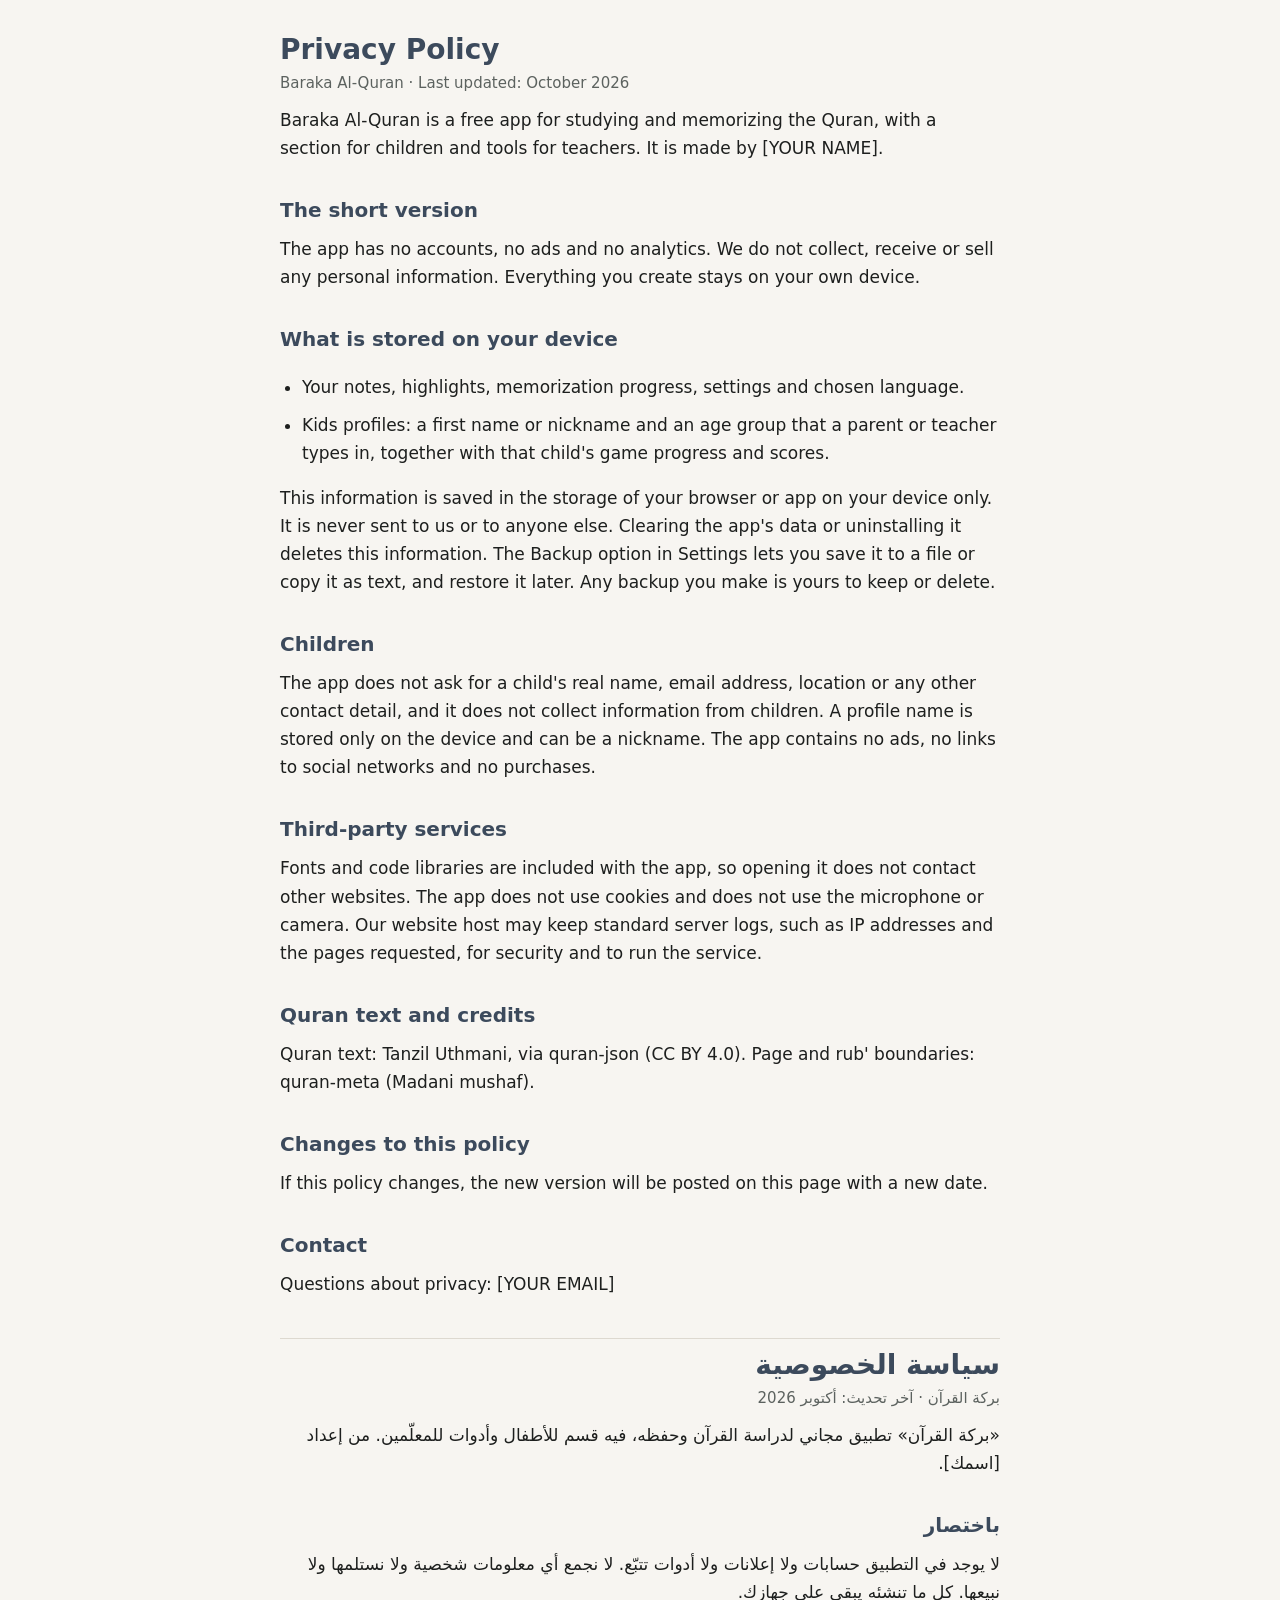
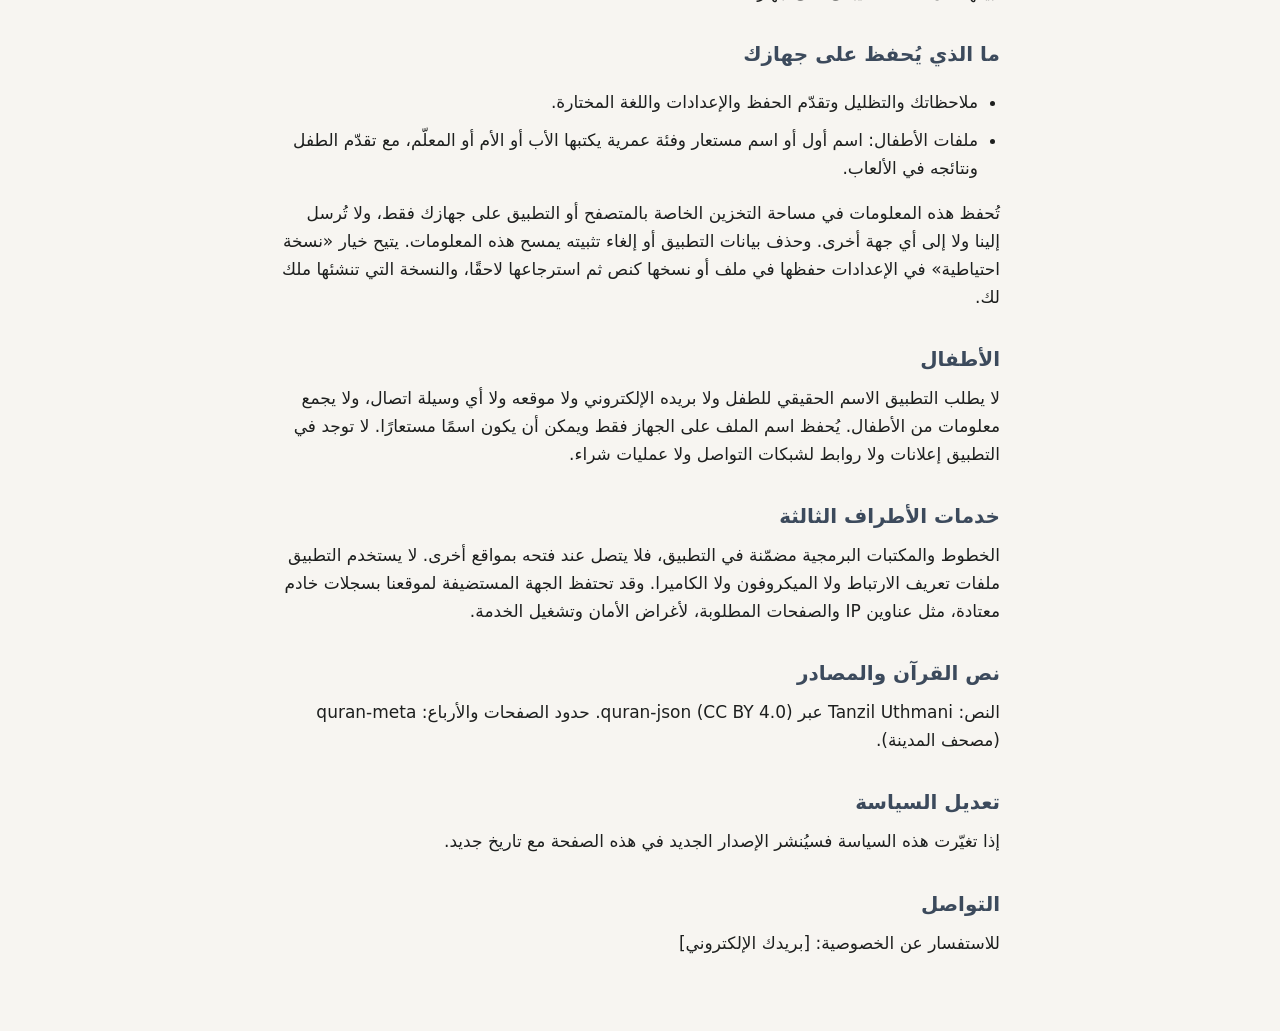
<file: privacy.html>
<!DOCTYPE html>
<html lang="en">
<head>
<meta charset="utf-8">
<meta name="viewport" content="width=device-width, initial-scale=1">
<title>Privacy Policy · Baraka Al-Quran</title>
<link rel="icon" type="image/png" href="icons/favicon-32.png">
<style>
:root{--bg:#F7F5F1;--ink:#1D1F1E;--mut:#5C625F;--pri:#3C4A5C;--line:#DDD9D0}
@media (prefers-color-scheme:dark){:root{--bg:#1F2733;--ink:#EEF3F0;--mut:#A9B5AF;--pri:#E7B896;--line:#3E4A5B}}
body{margin:0;background:var(--bg);color:var(--ink);font:400 17px/1.65 system-ui,-apple-system,"Segoe UI",Tahoma,sans-serif}
main{max-width:720px;margin:0 auto;padding:32px max(18px,env(safe-area-inset-right)) 64px max(18px,env(safe-area-inset-left))}
h1{font-size:28px;line-height:1.25;margin:0 0 4px;color:var(--pri)}h2{font-size:20px;margin:32px 0 8px;color:var(--pri)}
p,li{margin:0 0 10px}ul{padding-inline-start:22px}.m{color:var(--mut);font-size:15px}
section+section{border-top:1px solid var(--line);margin-top:40px;padding-top:8px}
a{color:var(--pri)}
</style>
</head>
<body>
<main>
<section lang="en" dir="ltr">
<h1>Privacy Policy</h1>
<p class="m">Baraka Al-Quran · Last updated: October 2026</p>
<p>Baraka Al-Quran is a free app for studying and memorizing the Quran, with a section for children and tools for teachers. It is made by [YOUR NAME].</p>

<h2>The short version</h2>
<p>The app has no accounts, no ads and no analytics. We do not collect, receive or sell any personal information. Everything you create stays on your own device.</p>

<h2>What is stored on your device</h2>
<ul>
<li>Your notes, highlights, memorization progress, settings and chosen language.</li>
<li>Kids profiles: a first name or nickname and an age group that a parent or teacher types in, together with that child's game progress and scores.</li>
</ul>
<p>This information is saved in the storage of your browser or app on your device only. It is never sent to us or to anyone else. Clearing the app's data or uninstalling it deletes this information. The Backup option in Settings lets you save it to a file or copy it as text, and restore it later. Any backup you make is yours to keep or delete.</p>

<h2>Children</h2>
<p>The app does not ask for a child's real name, email address, location or any other contact detail, and it does not collect information from children. A profile name is stored only on the device and can be a nickname. The app contains no ads, no links to social networks and no purchases.</p>

<h2>Third-party services</h2>
<p>Fonts and code libraries are included with the app, so opening it does not contact other websites. The app does not use cookies and does not use the microphone or camera. Our website host may keep standard server logs, such as IP addresses and the pages requested, for security and to run the service.</p>

<h2>Quran text and credits</h2>
<p>Quran text: Tanzil Uthmani, via quran-json (CC BY 4.0). Page and rub' boundaries: quran-meta (Madani mushaf).</p>

<h2>Changes to this policy</h2>
<p>If this policy changes, the new version will be posted on this page with a new date.</p>

<h2>Contact</h2>
<p>Questions about privacy: [YOUR EMAIL]</p>
</section>

<section lang="ar" dir="rtl">
<h1>سياسة الخصوصية</h1>
<p class="m">بركة القرآن · آخر تحديث: أكتوبر 2026</p>
<p>«بركة القرآن» تطبيق مجاني لدراسة القرآن وحفظه، فيه قسم للأطفال وأدوات للمعلّمين. من إعداد [اسمك].</p>

<h2>باختصار</h2>
<p>لا يوجد في التطبيق حسابات ولا إعلانات ولا أدوات تتبّع. لا نجمع أي معلومات شخصية ولا نستلمها ولا نبيعها. كل ما تنشئه يبقى على جهازك.</p>

<h2>ما الذي يُحفظ على جهازك</h2>
<ul>
<li>ملاحظاتك والتظليل وتقدّم الحفظ والإعدادات واللغة المختارة.</li>
<li>ملفات الأطفال: اسم أول أو اسم مستعار وفئة عمرية يكتبها الأب أو الأم أو المعلّم، مع تقدّم الطفل ونتائجه في الألعاب.</li>
</ul>
<p>تُحفظ هذه المعلومات في مساحة التخزين الخاصة بالمتصفح أو التطبيق على جهازك فقط، ولا تُرسل إلينا ولا إلى أي جهة أخرى. وحذف بيانات التطبيق أو إلغاء تثبيته يمسح هذه المعلومات. يتيح خيار «نسخة احتياطية» في الإعدادات حفظها في ملف أو نسخها كنص ثم استرجاعها لاحقًا، والنسخة التي تنشئها ملك لك.</p>

<h2>الأطفال</h2>
<p>لا يطلب التطبيق الاسم الحقيقي للطفل ولا بريده الإلكتروني ولا موقعه ولا أي وسيلة اتصال، ولا يجمع معلومات من الأطفال. يُحفظ اسم الملف على الجهاز فقط ويمكن أن يكون اسمًا مستعارًا. لا توجد في التطبيق إعلانات ولا روابط لشبكات التواصل ولا عمليات شراء.</p>

<h2>خدمات الأطراف الثالثة</h2>
<p>الخطوط والمكتبات البرمجية مضمّنة في التطبيق، فلا يتصل عند فتحه بمواقع أخرى. لا يستخدم التطبيق ملفات تعريف الارتباط ولا الميكروفون ولا الكاميرا. وقد تحتفظ الجهة المستضيفة لموقعنا بسجلات خادم معتادة، مثل عناوين IP والصفحات المطلوبة، لأغراض الأمان وتشغيل الخدمة.</p>

<h2>نص القرآن والمصادر</h2>
<p>النص: Tanzil Uthmani عبر quran-json (CC BY 4.0). حدود الصفحات والأرباع: quran-meta (مصحف المدينة).</p>

<h2>تعديل السياسة</h2>
<p>إذا تغيّرت هذه السياسة فسيُنشر الإصدار الجديد في هذه الصفحة مع تاريخ جديد.</p>

<h2>التواصل</h2>
<p>للاستفسار عن الخصوصية: [بريدك الإلكتروني]</p>
</section>
</main>
</body>
</html>
</file>
